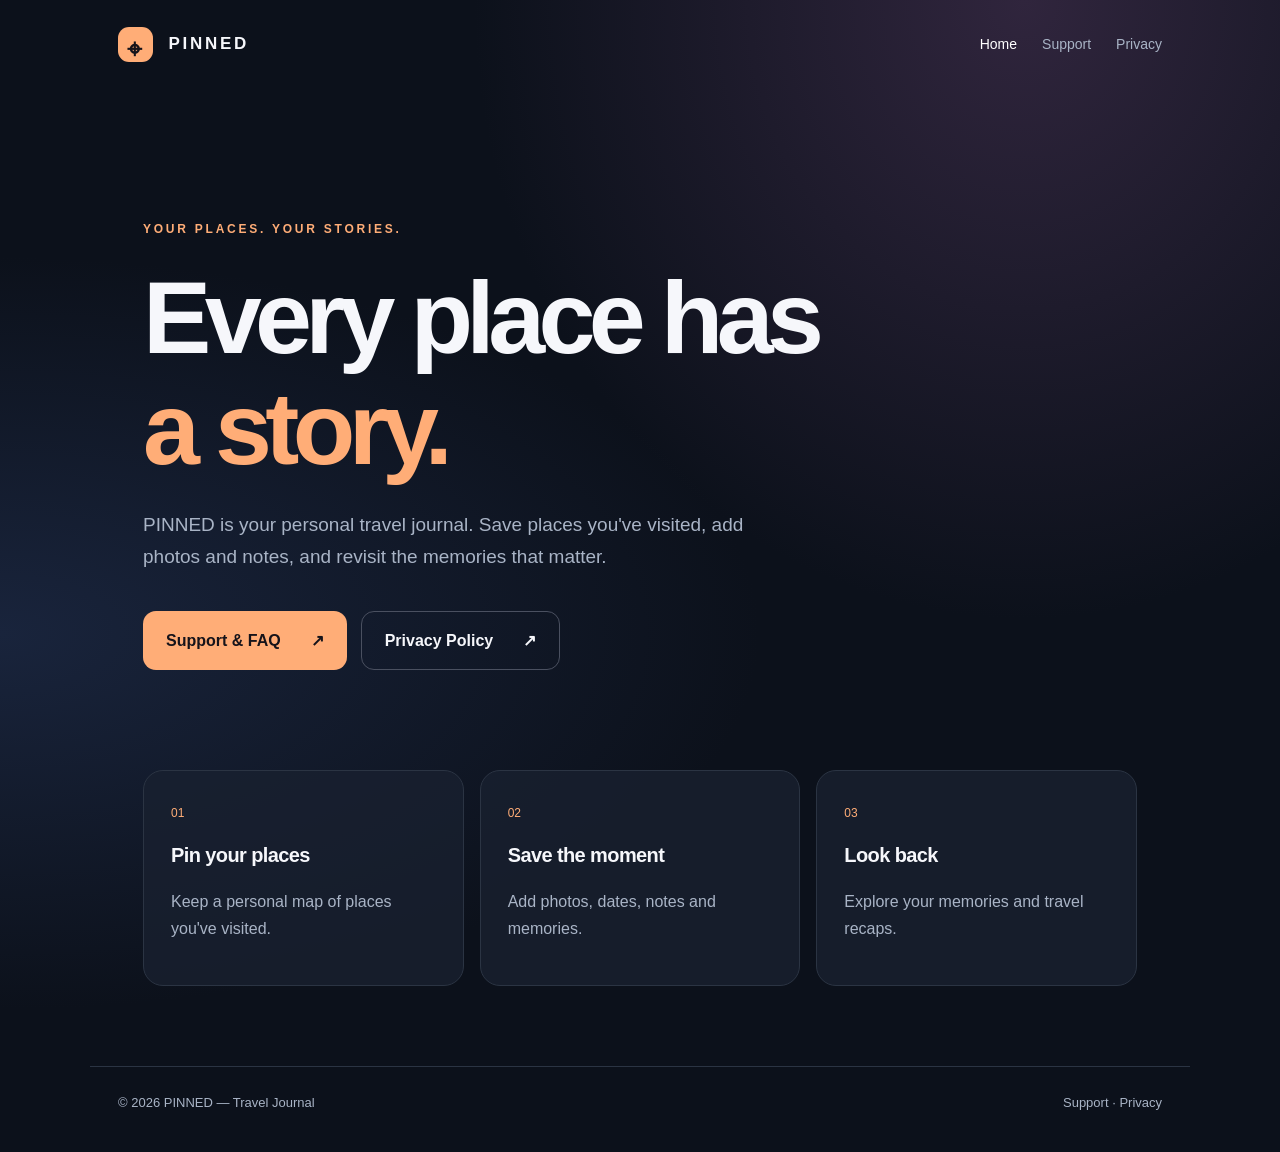
<file: index.html>
<!DOCTYPE html>
<html lang="en"><head><meta charset="UTF-8"><meta name="viewport" content="width=device-width, initial-scale=1"><meta name="theme-color" content="#111827"><title>PINNED — Travel Journal</title><link rel="stylesheet" href="style.css"></head>
<body><header class="nav"><a class="brand" href="home.html"><span class="mark">⌖</span> PINNED</a><nav><a href="home.html" aria-current="page">Home</a><a href="support.html">Support</a><a href="privacy.html">Privacy</a></nav></header><main class="hero"><div class="eyebrow">YOUR PLACES. YOUR STORIES.</div><h1>Every place has<br><em>a story.</em></h1><p>PINNED is your personal travel journal. Save places you've visited, add photos and notes, and revisit the memories that matter.</p><div class="actions"><a class="button primary" href="support.html">Support & FAQ <span>↗</span></a><a class="button secondary" href="privacy.html">Privacy Policy <span>↗</span></a></div><div class="features"><article><span>01</span><h2>Pin your places</h2><p>Keep a personal map of places you've visited.</p></article><article><span>02</span><h2>Save the moment</h2><p>Add photos, dates, notes and memories.</p></article><article><span>03</span><h2>Look back</h2><p>Explore your memories and travel recaps.</p></article></div></main><footer><span>© 2026 PINNED — Travel Journal</span><span><a href="support.html">Support</a> · <a href="privacy.html">Privacy</a></span></footer></body></html>
</file>
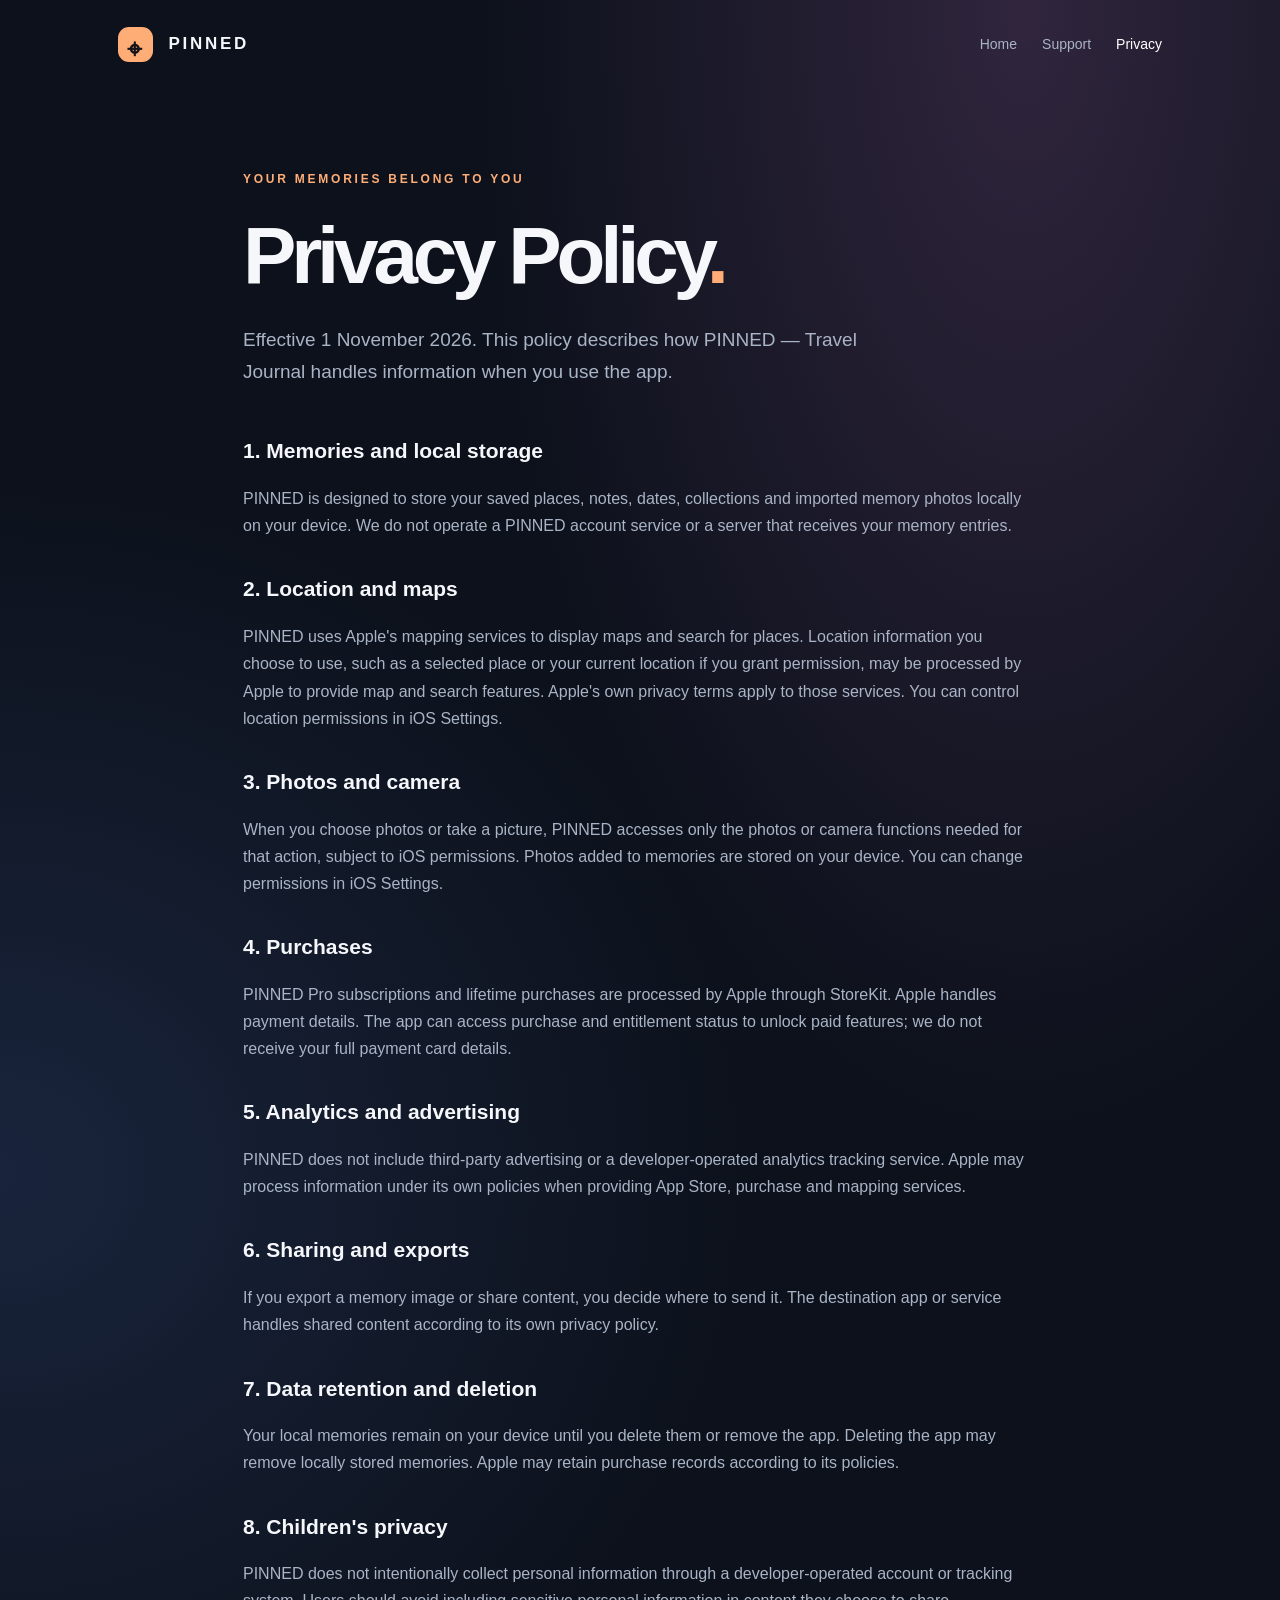
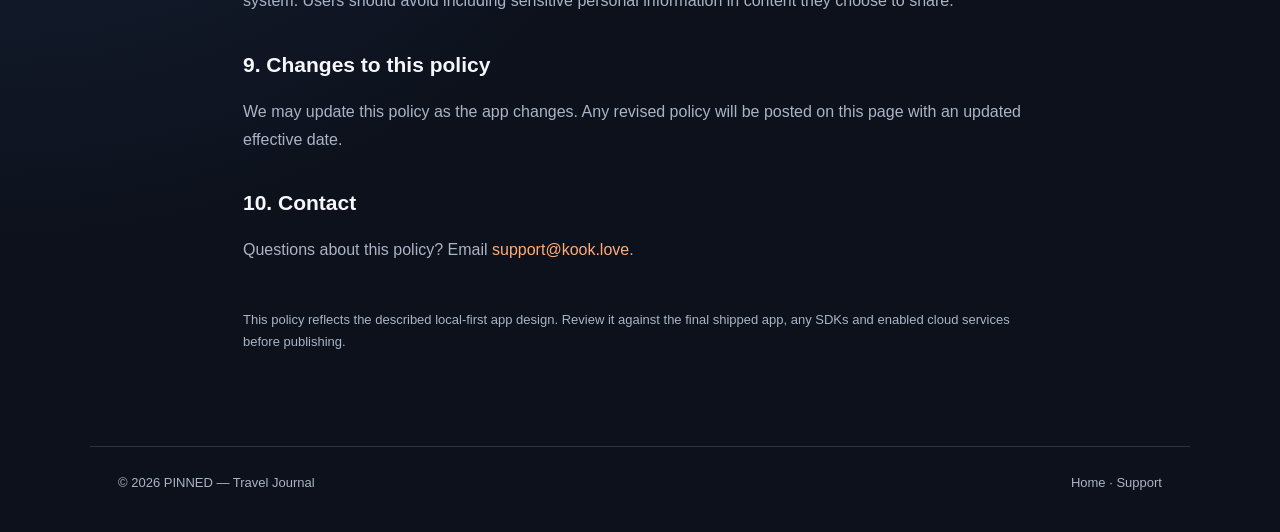
<file: privacy.html>
<!DOCTYPE html>
<html lang="en"><head><meta charset="UTF-8"><meta name="viewport" content="width=device-width, initial-scale=1"><meta name="theme-color" content="#111827"><title>Privacy Policy — PINNED</title><link rel="stylesheet" href="style.css"></head><body><header class="nav"><a class="brand" href="home.html"><span class="mark">⌖</span> PINNED</a><nav><a href="home.html">Home</a><a href="support.html">Support</a><a href="privacy.html" aria-current="page">Privacy</a></nav></header><main class="page"><div class="eyebrow">YOUR MEMORIES BELONG TO YOU</div><h1>Privacy Policy<span class="dot">.</span></h1><p class="intro">Effective 1 November 2026. This policy describes how PINNED — Travel Journal handles information when you use the app.</p><section class="policy"><h2>1. Memories and local storage</h2><p>PINNED is designed to store your saved places, notes, dates, collections and imported memory photos locally on your device. We do not operate a PINNED account service or a server that receives your memory entries.</p><h2>2. Location and maps</h2><p>PINNED uses Apple's mapping services to display maps and search for places. Location information you choose to use, such as a selected place or your current location if you grant permission, may be processed by Apple to provide map and search features. Apple's own privacy terms apply to those services. You can control location permissions in iOS Settings.</p><h2>3. Photos and camera</h2><p>When you choose photos or take a picture, PINNED accesses only the photos or camera functions needed for that action, subject to iOS permissions. Photos added to memories are stored on your device. You can change permissions in iOS Settings.</p><h2>4. Purchases</h2><p>PINNED Pro subscriptions and lifetime purchases are processed by Apple through StoreKit. Apple handles payment details. The app can access purchase and entitlement status to unlock paid features; we do not receive your full payment card details.</p><h2>5. Analytics and advertising</h2><p>PINNED does not include third-party advertising or a developer-operated analytics tracking service. Apple may process information under its own policies when providing App Store, purchase and mapping services.</p><h2>6. Sharing and exports</h2><p>If you export a memory image or share content, you decide where to send it. The destination app or service handles shared content according to its own privacy policy.</p><h2>7. Data retention and deletion</h2><p>Your local memories remain on your device until you delete them or remove the app. Deleting the app may remove locally stored memories. Apple may retain purchase records according to its policies.</p><h2>8. Children's privacy</h2><p>PINNED does not intentionally collect personal information through a developer-operated account or tracking system. Users should avoid including sensitive personal information in content they choose to share.</p><h2>9. Changes to this policy</h2><p>We may update this policy as the app changes. Any revised policy will be posted on this page with an updated effective date.</p><h2>10. Contact</h2><p>Questions about this policy? Email <a href="mailto:support@kook.love">support@kook.love</a>.</p></section><p class="small">This policy reflects the described local-first app design. Review it against the final shipped app, any SDKs and enabled cloud services before publishing.</p></main><footer><span>© 2026 PINNED — Travel Journal</span><span><a href="home.html">Home</a> · <a href="support.html">Support</a></span></footer></body></html>
</file>
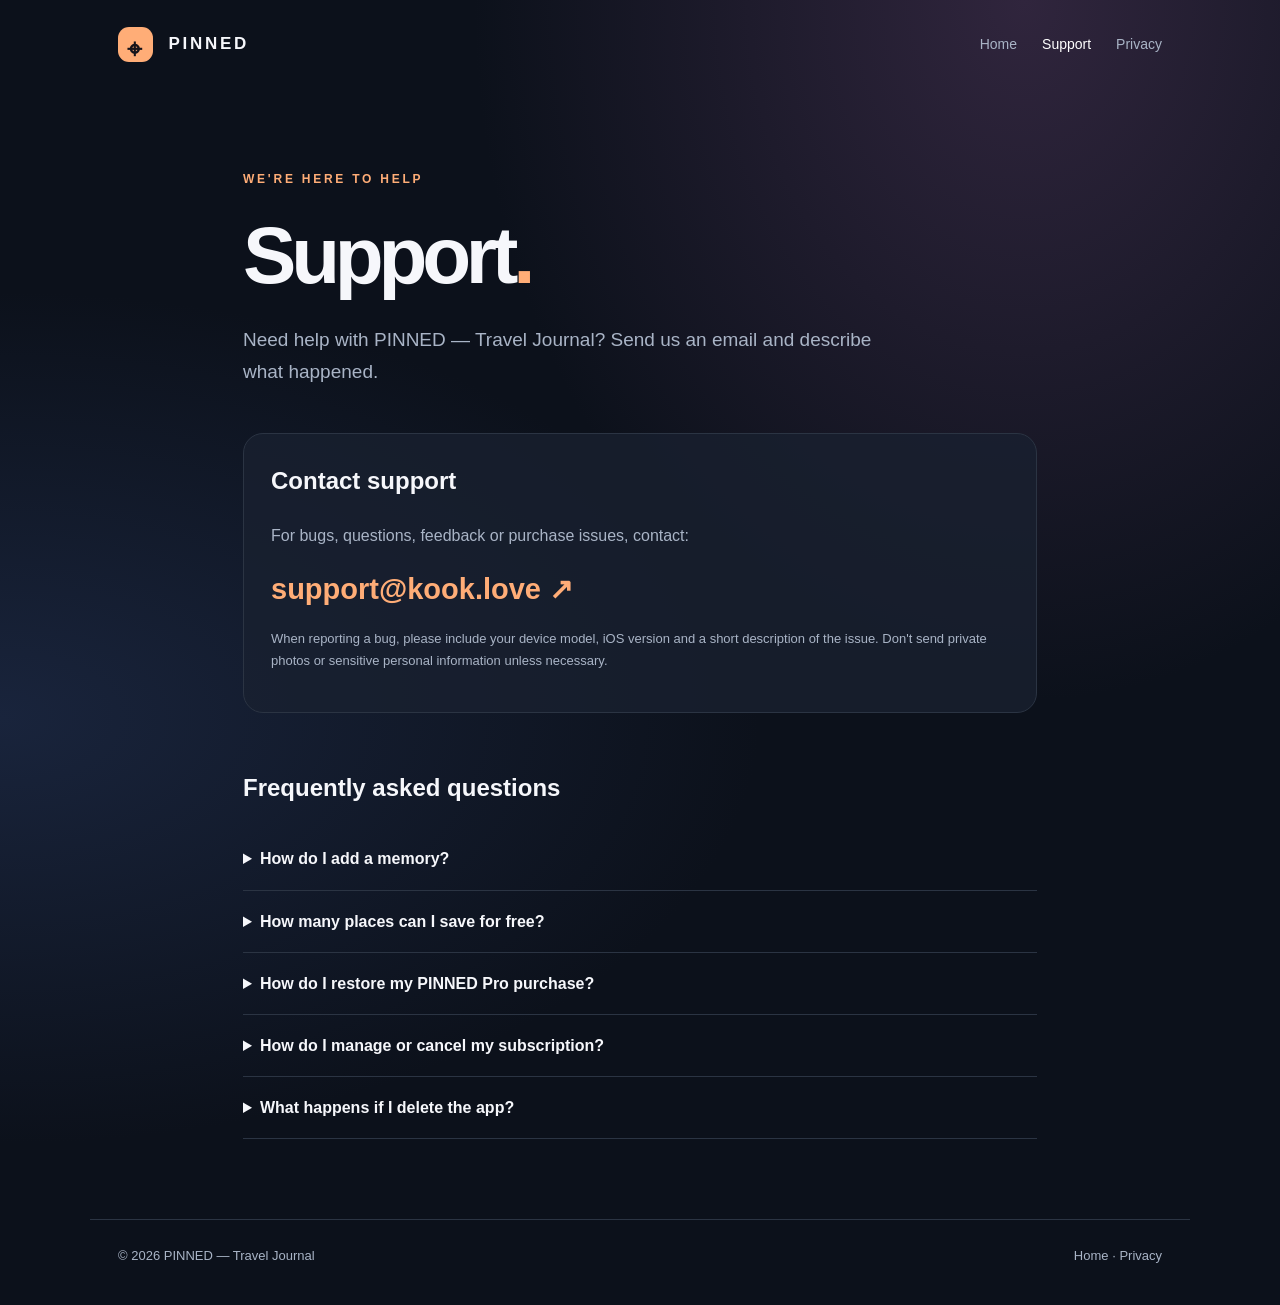
<file: support.html>
<!DOCTYPE html>
<html lang="en"><head><meta charset="UTF-8"><meta name="viewport" content="width=device-width, initial-scale=1"><meta name="theme-color" content="#111827"><title>Support — PINNED</title><link rel="stylesheet" href="style.css"></head><body><header class="nav"><a class="brand" href="home.html"><span class="mark">⌖</span> PINNED</a><nav><a href="home.html">Home</a><a href="support.html" aria-current="page">Support</a><a href="privacy.html">Privacy</a></nav></header><main class="page"><div class="eyebrow">WE'RE HERE TO HELP</div><h1>Support<span class="dot">.</span></h1><p class="intro">Need help with PINNED — Travel Journal? Send us an email and describe what happened.</p><section class="panel"><h2>Contact support</h2><p>For bugs, questions, feedback or purchase issues, contact:</p><a class="email" href="mailto:support@kook.love">support@kook.love ↗</a><p class="small">When reporting a bug, please include your device model, iOS version and a short description of the issue. Don't send private photos or sensitive personal information unless necessary.</p></section><h2 class="section-title">Frequently asked questions</h2><div class="faq"><details><summary>How do I add a memory?</summary><p>Open PINNED, choose Add Place, select a location, then add your photos, notes and visit date.</p></details><details><summary>How many places can I save for free?</summary><p>The free version supports up to three saved places. PINNED Pro unlocks additional places and premium features.</p></details><details><summary>How do I restore my PINNED Pro purchase?</summary><p>Open the app's purchase or settings screen and select Restore Purchases. Use the same Apple Account used for the original purchase. If you still need help, email us.</p></details><details><summary>How do I manage or cancel my subscription?</summary><p>On your iPhone, open Settings → your name → Subscriptions, then select PINNED. Apple manages subscription billing and cancellation.</p></details><details><summary>What happens if I delete the app?</summary><p>Memories stored only on your device may be lost when the app is deleted. Use any available backup or export features before removing the app. Contact us if you need help.</p></details></div></main><footer><span>© 2026 PINNED — Travel Journal</span><span><a href="home.html">Home</a> · <a href="privacy.html">Privacy</a></span></footer></body></html>
</file>
<file: style.css>
:root{color-scheme:dark;--bg:#0c111b;--panel:#151d2b;--text:#f6f7fb;--muted:#a9b4c6;--accent:#ffad77;--line:#2b3443}*{box-sizing:border-box}html{scroll-behavior:smooth}body{margin:0;background:radial-gradient(ellipse at 80% 0%,#30253d 0%,transparent 38%),radial-gradient(ellipse at 0% 55%,#19243c 0%,transparent 42%),var(--bg);color:var(--text);font:16px/1.7 -apple-system,BlinkMacSystemFont,"Segoe UI",sans-serif;min-height:100vh}a{color:inherit;text-decoration:none}.nav{max-width:1100px;margin:auto;padding:27px 28px;display:flex;justify-content:space-between;align-items:center;gap:15px}.brand{font-weight:850;letter-spacing:.16em;font-size:17px}.mark{display:inline-grid;place-items:center;background:var(--accent);color:#15131a;border-radius:11px;width:35px;height:35px;margin-right:8px;font-size:26px;vertical-align:middle}.nav nav{display:flex;gap:25px}.nav nav a{color:var(--muted);font-size:14px}.nav nav a:hover,.nav nav a[aria-current]{color:#fff}.hero,.page{max-width:1050px;margin:0 auto;padding:100px 28px 80px}.hero{padding-top:130px}.eyebrow{font-size:12px;letter-spacing:.23em;font-weight:750;color:var(--accent)}h1{font-size:clamp(52px,8vw,104px);line-height:1.08;letter-spacing:-.065em;margin:24px 0}h1 em{font-style:normal;color:var(--accent)}.dot{color:var(--accent)}.hero>p,.intro{color:var(--muted);font-size:19px;max-width:660px}.actions{display:flex;gap:14px;flex-wrap:wrap;margin:38px 0 100px}.button{display:inline-flex;gap:30px;align-items:center;justify-content:space-between;padding:15px 23px;border-radius:13px;font-weight:700}.primary{background:var(--accent);color:#16131a}.secondary{border:1px solid #4a5060}.button:hover{transform:translateY(-2px)}.features{display:grid;grid-template-columns:repeat(3,1fr);gap:16px}.features article,.panel{background:rgba(25,33,48,.78);border:1px solid var(--line);border-radius:20px;padding:27px}.features article span{color:var(--accent);font-size:12px}.features h2{font-size:20px;letter-spacing:-.03em;margin:12px 0 5px}.features p,.panel p,.policy p,.faq p{color:var(--muted)}.page{padding-top:80px;max-width:850px}.page h1{font-size:clamp(46px,7vw,80px)}.panel{margin:45px 0}.panel h2{margin-top:0}.email{color:var(--accent);font-weight:750;font-size:clamp(20px,4vw,29px);overflow-wrap:anywhere}.small{font-size:13px;color:var(--muted)}.section-title{margin-top:55px}.faq details{border-bottom:1px solid var(--line);padding:17px 0}.faq summary{font-weight:650;cursor:pointer}.policy{margin:45px 0}.policy h2{font-size:21px;margin:32px 0 8px}.policy a{color:var(--accent)}footer{max-width:1100px;margin:0 auto;padding:25px 28px 38px;border-top:1px solid var(--line);color:var(--muted);font-size:13px;display:flex;justify-content:space-between;gap:15px}footer a:hover{color:#fff}@media(max-width:650px){.nav{padding:20px}.nav nav{gap:12px}.nav nav a{font-size:12px}.hero{padding-top:80px}.features{grid-template-columns:1fr}.actions{margin-bottom:60px}.page{padding-top:60px}footer{flex-direction:column}}
</file>
